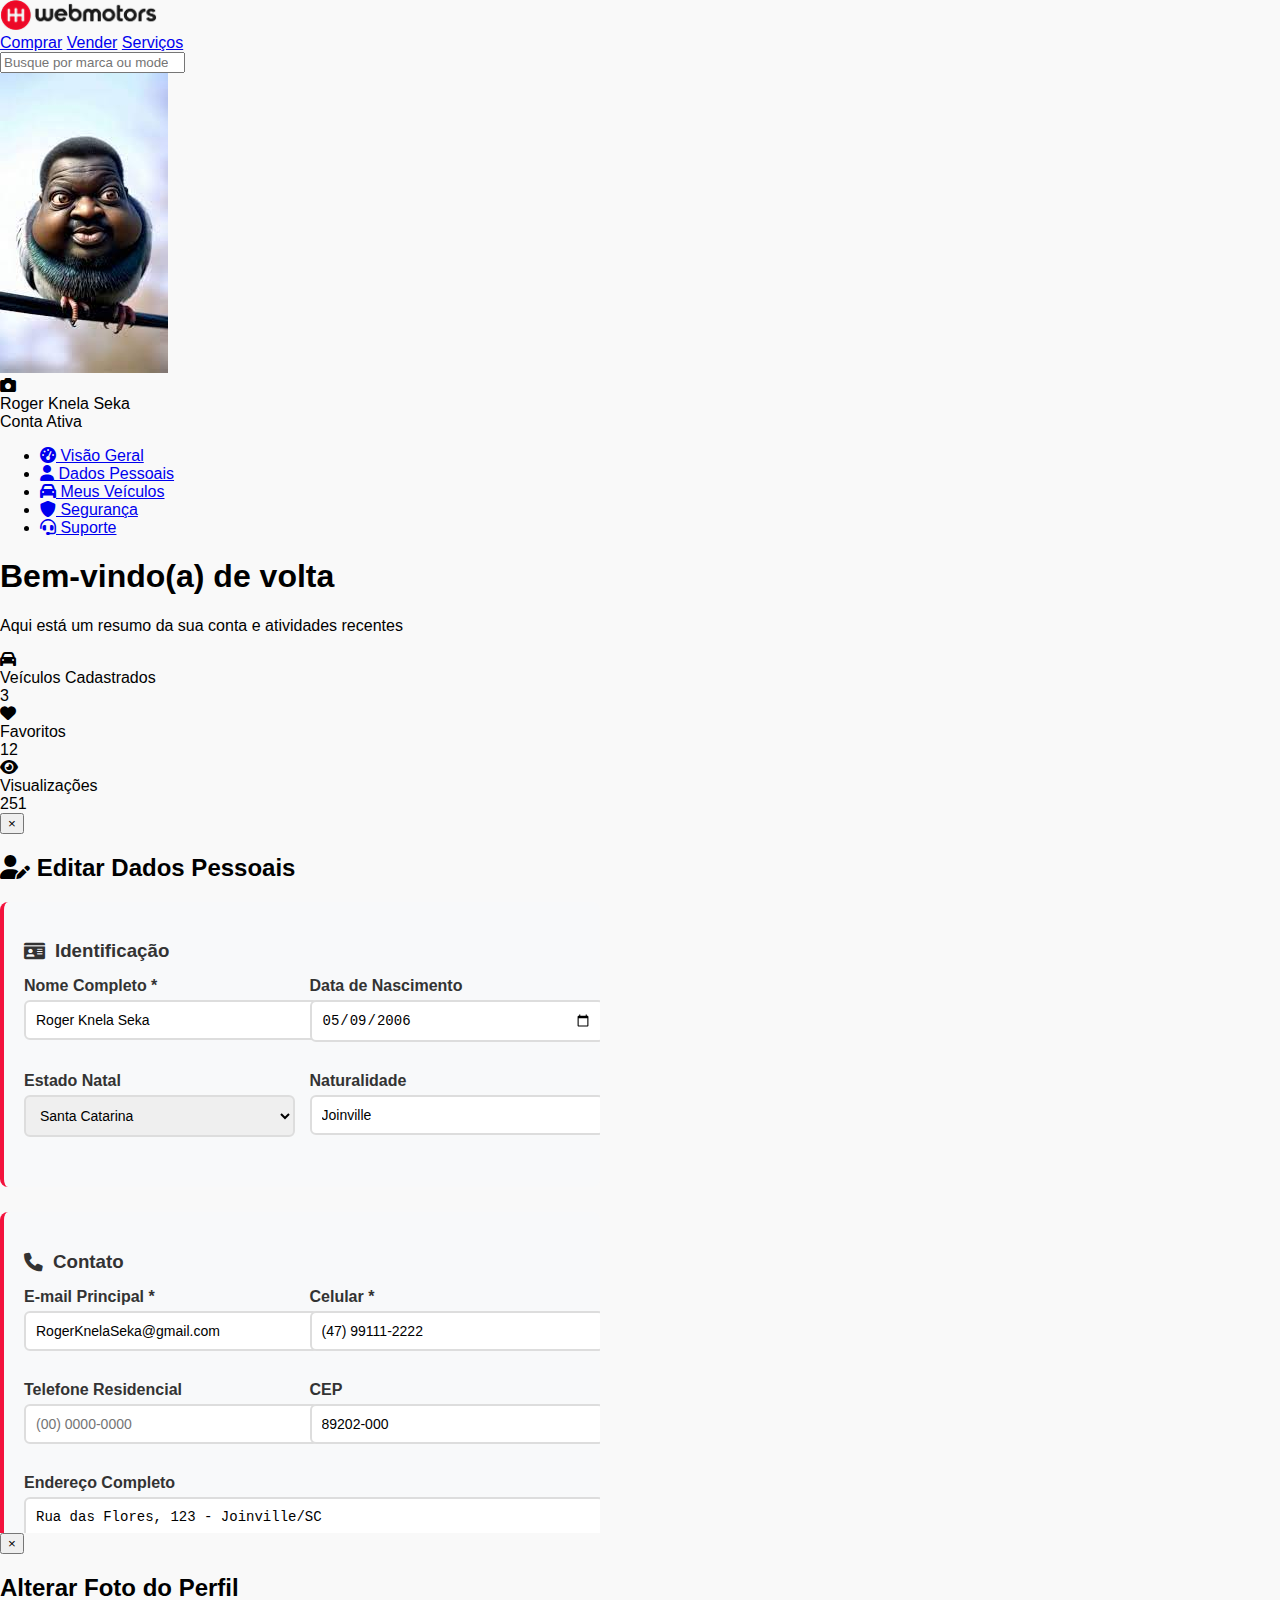
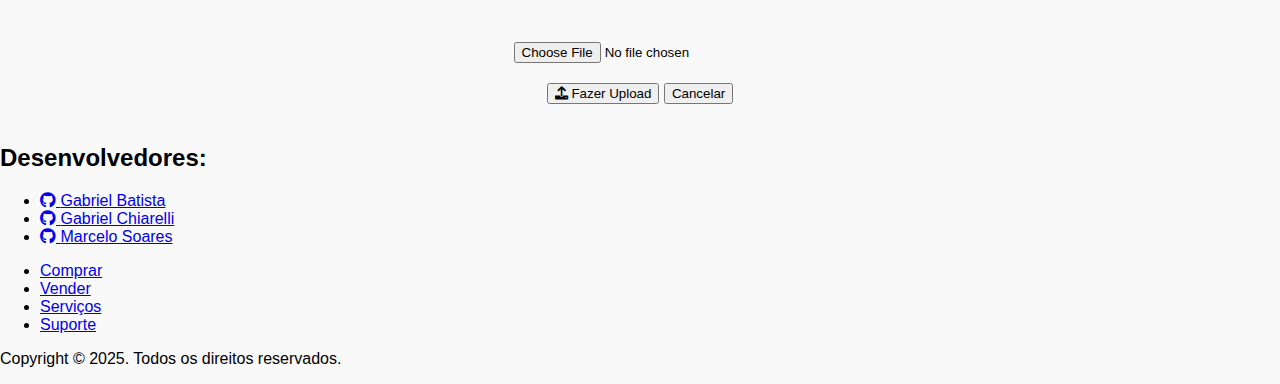
<file: pages/minhaConta.html>
<!DOCTYPE html>
<html lang="pt-BR">
  <head>
    <meta charset="UTF-8" />
    <meta name="viewport" content="width=device-width, initial-scale=1.0" />
    <meta name="theme-color" content="#f3123c" />
    <meta
      name="description"
      content="Webmotors - Compre e venda carros e motos com facilidade"
    />
    <title>Minha Conta</title>
    <link rel="stylesheet" href="../src/assets/minhaConta.css" />
    <link
      rel="stylesheet"
      href="https://cdnjs.cloudflare.com/ajax/libs/font-awesome/6.0.0/css/all.min.css"
    />
  </head>
  <body>
    <header>
      <nav>
        <div class="logo">
          <a href="../pages/home.html">
            <img src="../src/assets/img/logoCabecalho.png" alt="Webmotors" />
          </a>
        </div>
        <div class="links-nav">
          <a href="../pages/home.html">Comprar</a>
          <a href="../pages/menuVender.html">Vender</a>
          <a href="../pages/servicos.html">Serviços</a>
        </div>
        <div class="barra-direita">
          <input type="search" placeholder="Busque por marca ou modelo" />
        </div>
      </nav>
    </header>

    <div class="main-container">
      <!-- Sidebar -->
      <aside class="sidebar slide-in-left">
        <div class="profile-section">
          <div class="profile-avatar" onclick="openModal('avatarModal')">
            <img src="../src/assets/img/userProfile.jpg" alt="Foto do usuário" />
            <div class="edit-overlay">
              <i class="fas fa-camera"></i>
            </div>
          </div>
          <div class="profile-name">Roger Knela Seka</div>
          <div class="profile-status">
            <div class="status-dot"></div>
            Conta Ativa
          </div>
        </div>
        <ul class="sidebar-menu">
          <li>
            <a href="#" class="active" onclick="showSection('overview')"
              ><i class="fas fa-tachometer-alt"></i> Visão Geral</a
            >
          </li>
          <li>
            <a href="#" onclick="showSection('personal')"
              ><i class="fas fa-user"></i> Dados Pessoais</a
            >
          </li>
          <li>
            <a href="#" onclick="showSection('vehicles')"
              ><i class="fas fa-car"></i> Meus Veículos</a
            >
          </li>
          <li>
            <a href="#" onclick="showSection('security')"
              ><i class="fas fa-shield-alt"></i> Segurança</a
            >
          </li>
          <li>
            <a href="#" onclick="showSection('support')"
              ><i class="fas fa-headset"></i> Suporte</a
            >
          </li>
        </ul>
      </aside>

      <!-- Conteúdo principal -->
      <main class="content-area fade-in">
        <!-- Seção Overview -->
        <div id="overview-section" class="content-section">
          <div class="content-header">
            <h1 class="content-title">Bem-vindo(a) de volta</h1>
            <p class="content-subtitle">
              Aqui está um resumo da sua conta e atividades recentes
            </p>
          </div>
          <div class="content-body">
            <!-- estatísticas -->
            <div class="info-cards">
              <div class="info-card">
                <div class="info-card-icon">
                  <i class="fas fa-car"></i>
                </div>
                <div class="info-card-title">Veículos Cadastrados</div>
                <div class="info-card-value">3</div>
              </div>
              <div class="info-card">
                <div class="info-card-icon">
                  <i class="fas fa-heart"></i>
                </div>
                <div class="info-card-title">Favoritos</div>
                <div class="info-card-value">12</div>
              </div>
              <div class="info-card">
                <div class="info-card-icon">
                  <i class="fas fa-eye"></i>
                </div>
                <div class="info-card-title">Visualizações</div>
                <div class="info-card-value">247</div>
              </div>
            </div>
          </div>
        </div>

        <!-- Dados Pessoais -->
        <div
          id="personal-section"
          class="content-section"
          style="display: none"
        >
          <div class="content-header">
            <h1 class="content-title">Dados Pessoais</h1>
            <p class="content-subtitle">
              Gerencie suas informações pessoais e de contato
            </p>
          </div>
          <div class="content-body">
            <!-- Identificação -->
            <div class="data-section">
              <h3 class="section-title">
                <i class="fas fa-id-card"></i>
                Identificação
              </h3>
              <div class="data-grid">
                <div class="data-item">
                  <div class="data-label">Nome completo</div>
                  <div class="data-value">Roger Knela Seka</div>
                </div>
                <div class="data-item">
                  <div class="data-label">Data de nascimento</div>
                  <div class="data-value">09/05/2006</div>
                </div>
                <div class="data-item">
                  <div class="data-label">Estado natal</div>
                  <div class="data-value">Santa Catarina</div>
                </div>
                <div class="data-item">
                  <div class="data-label">Naturalidade</div>
                  <div class="data-value">Joinville</div>
                </div>
                <div class="data-item">
                  <div class="data-label">CPF</div>
                  <div class="data-value">***.***.***-**</div>
                </div>
                <div class="data-item">
                  <div class="data-label">RG</div>
                  <div class="data-value">**.***.**-*</div>
                </div>
              </div>
            </div>

            <!-- Contato -->
            <div class="data-section">
              <h3 class="section-title">
                <i class="fas fa-phone"></i>
                Informações de Contato
              </h3>
              <div class="data-grid">
                <div class="data-item">
                  <div class="data-label">E-mail principal</div>
                  <div class="data-value">RogerKnelaSeka@gmail.com</div>
                </div>
                <div class="data-item">
                  <div class="data-label">Celular</div>
                  <div class="data-value">(47) 99111-2222</div>
                </div>
                <div class="data-item">
                  <div class="data-label">Telefone residencial</div>
                  <div class="data-value">Não informado</div>
                </div>
                <div class="data-item">
                  <div class="data-label">Endereço</div>
                  <div class="data-value">
                    Rua das Flores, 123 - Joinville/SC
                  </div>
                </div>
                <div class="data-item">
                  <div class="data-label">CEP</div>
                  <div class="data-value">89202-000</div>
                </div>
              </div>
            </div>

            <div class="action-buttons">
              <button class="btn btn-primary" onclick="openModal('editModal')">
                <i class="fas fa-edit"></i>
                Editar Informações
              </button>
              <button
                class="btn btn-secondary"
                onclick="showToast('Dados exportados com sucesso!')"
              >
                <i class="fas fa-download"></i>
                Exportar Dados
              </button>
            </div>
          </div>
        </div>

        <div
          id="vehicles-section"
          class="content-section"
          style="display: none"
        >
          <div class="content-header">
            <h1 class="content-title">Meus Veículos</h1>
            <p class="content-subtitle">Gerencie seus anúncios de veículos</p>
          </div>
          <div class="content-body">
            <p>Você ainda não possui nenhum veiculo comprado!</p>
          </div>
        </div>

        <div
          id="security-section"
          class="content-section"
          style="display: none"
        >
          <div class="content-header">
            <h1 class="content-title">Segurança</h1>
            <p class="content-subtitle">Configurações de segurança da conta</p>
          </div>
          <div class="content-body">
            <p>Seção em desenvolvimento...</p>
          </div>
        </div>

        <div id="support-section" class="content-section" style="display: none">
          <div class="content-header">
            <h1 class="content-title">Suporte</h1>
            <p class="content-subtitle">Central de ajuda e contato</p>
          </div>
          <div class="content-body">
            <p>Carregando...</p>
          </div>
        </div>
      </main>
    </div>

    <div id="editModal" class="modal">
      <div class="modal-content">
        <button class="modal-close" onclick="closeModal('editModal')">
          &times;
        </button>
        <h2>Editar Informações Pessoais</h2>
        <form id="editForm">
          <div class="form-group">
            <label>Nome completo</label>
            <input type="text" value="Roger Knela Seka" />
          </div>
          <div class="form-group">
            <label>E-mail</label>
            <input type="email" value="RogerKnelaSeka@gmail.com" />
          </div>
          <div class="form-group">
            <label>Celular</label>
            <input type="tel" value="(47) 99111-2222" />
          </div>
          <div class="action-buttons">
            <button type="submit" class="btn btn-primary">
              <i class="fas fa-save"></i>
              Salvar Alterações
            </button>
            <button
              type="button"
              class="btn btn-secondary"
              onclick="closeModal('editModal')"
            >
              Cancelar
            </button>
          </div>
        </form>
      </div>
    </div>

    <div id="avatarModal" class="modal">
      <div class="modal-content">
        <button class="modal-close" onclick="closeModal('avatarModal')">
          &times;
        </button>
        <h2>Alterar Foto do Perfil</h2>
        <div style="text-align: center; padding: 20px">
          <input type="file" accept="image/*" style="margin-bottom: 20px" />
          <div class="action-buttons" style="justify-content: center">
            <button class="btn btn-primary">
              <i class="fas fa-upload"></i>
              Fazer Upload
            </button>
            <button
              class="btn btn-secondary"
              onclick="closeModal('avatarModal')"
            >
              Cancelar
            </button>
          </div>
        </div>
      </div>
    </div>

    <footer class="footer-space">
      <div class="footer-main-container">
        <div class="footer-container">
          <div class="devs">
            <h2>Desenvolvedores:</h2>
            <ul>
              <li>
                <a href="https://github.com/GabrielGVCB">
                  <i class="fab fa-github"></i>
                  <span>Gabriel Batista</span>
                </a>
              </li>
              <li>
                <a href="https://github.com/CSouzaCatolica">
                  <i class="fab fa-github"></i>
                  <span>Gabriel Chiarelli</span>
                </a>
              </li>
              <li>
                <a href="https://github.com/MarceloSFH7">
                  <i class="fab fa-github"></i>
                  <span>Marcelo Soares</span>
                </a>
              </li>
            </ul>
          </div>
          <div class="footer-box">
            <ul>
              <li><a href="#">Comprar</a></li>
              <li><a href="menuVender.html">Vender</a></li>
              <li><a href="servicos.html">Serviços</a></li>
              <li><a href="suporte.html">Suporte</a></li>
            </ul>
          </div>
        </div>
        <div class="w-100">
          <p>Copyright © 2025. Todos os direitos reservados.</p>
        </div>
      </div>
    </footer>
  </body>
  <script src="../src/assets/script.js"></script>
  <script src="../src/assets/minhaConta.js"></script>
</html>
</file>
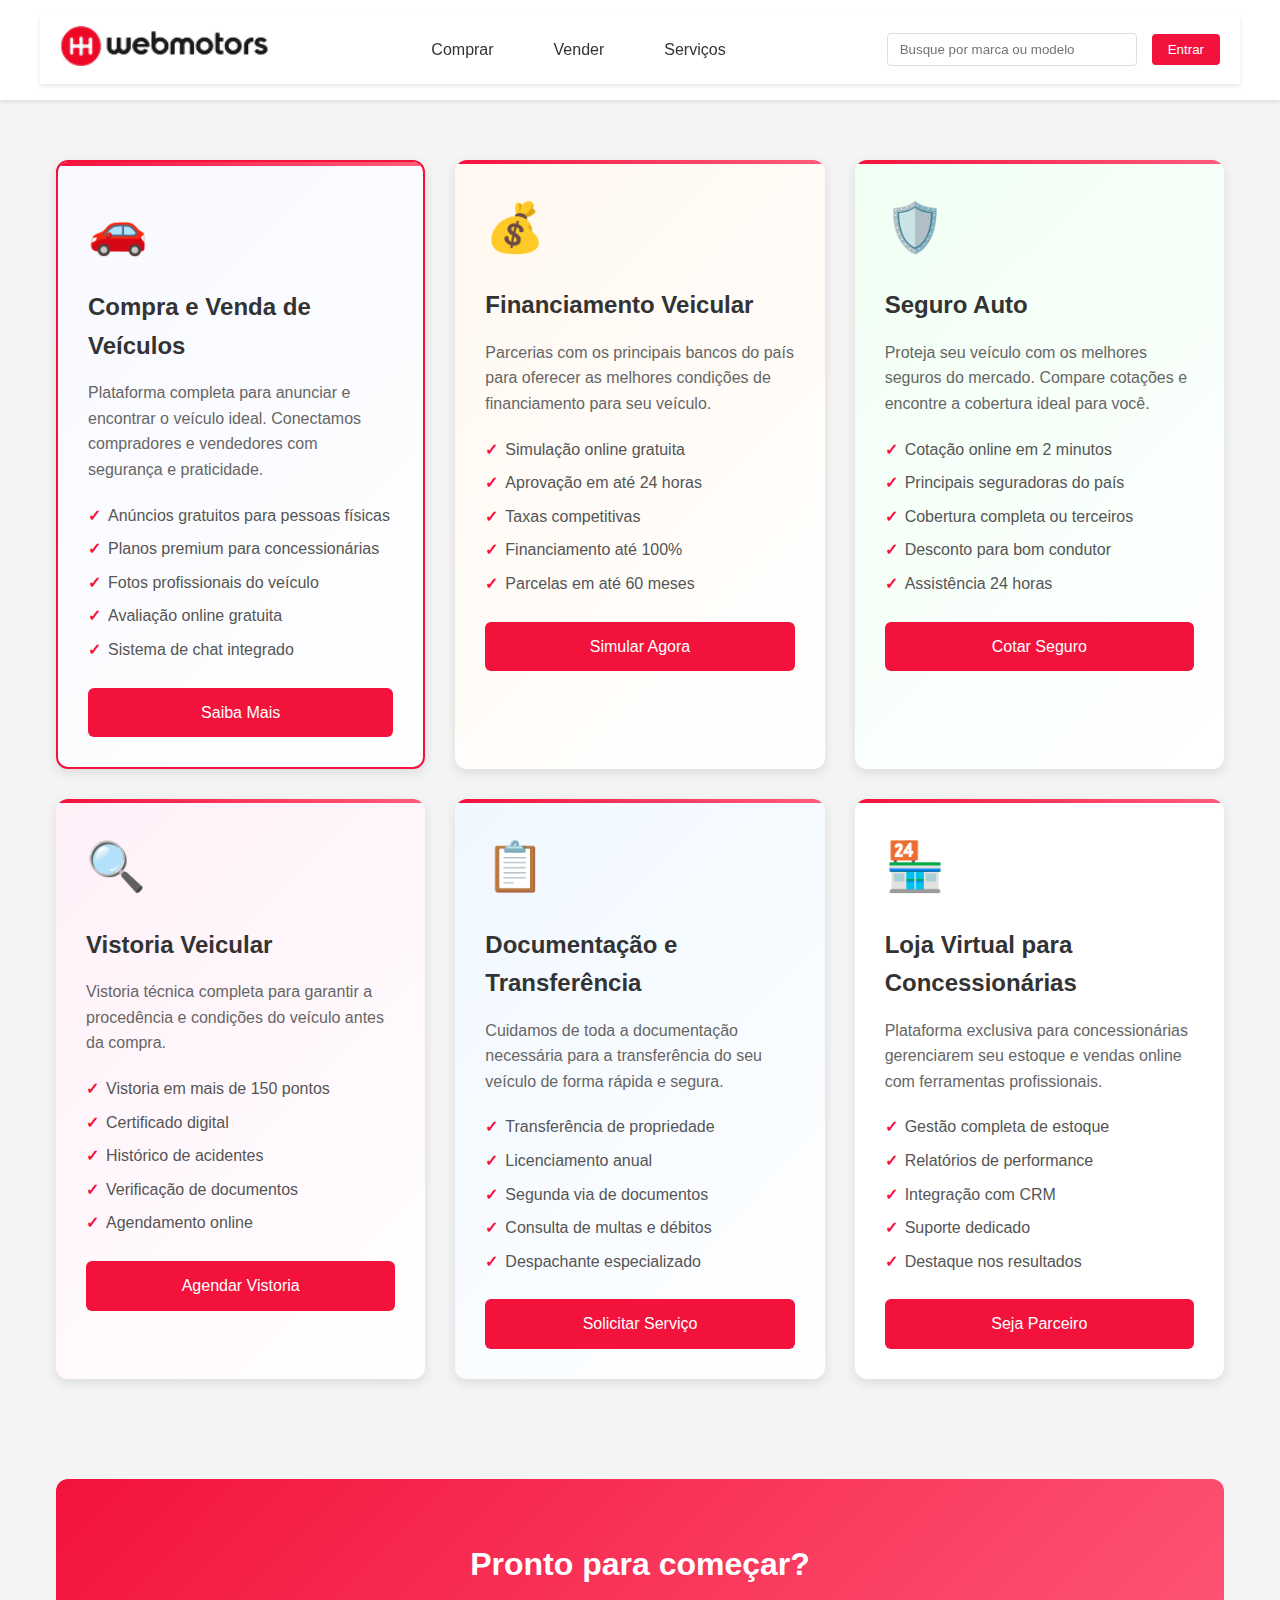
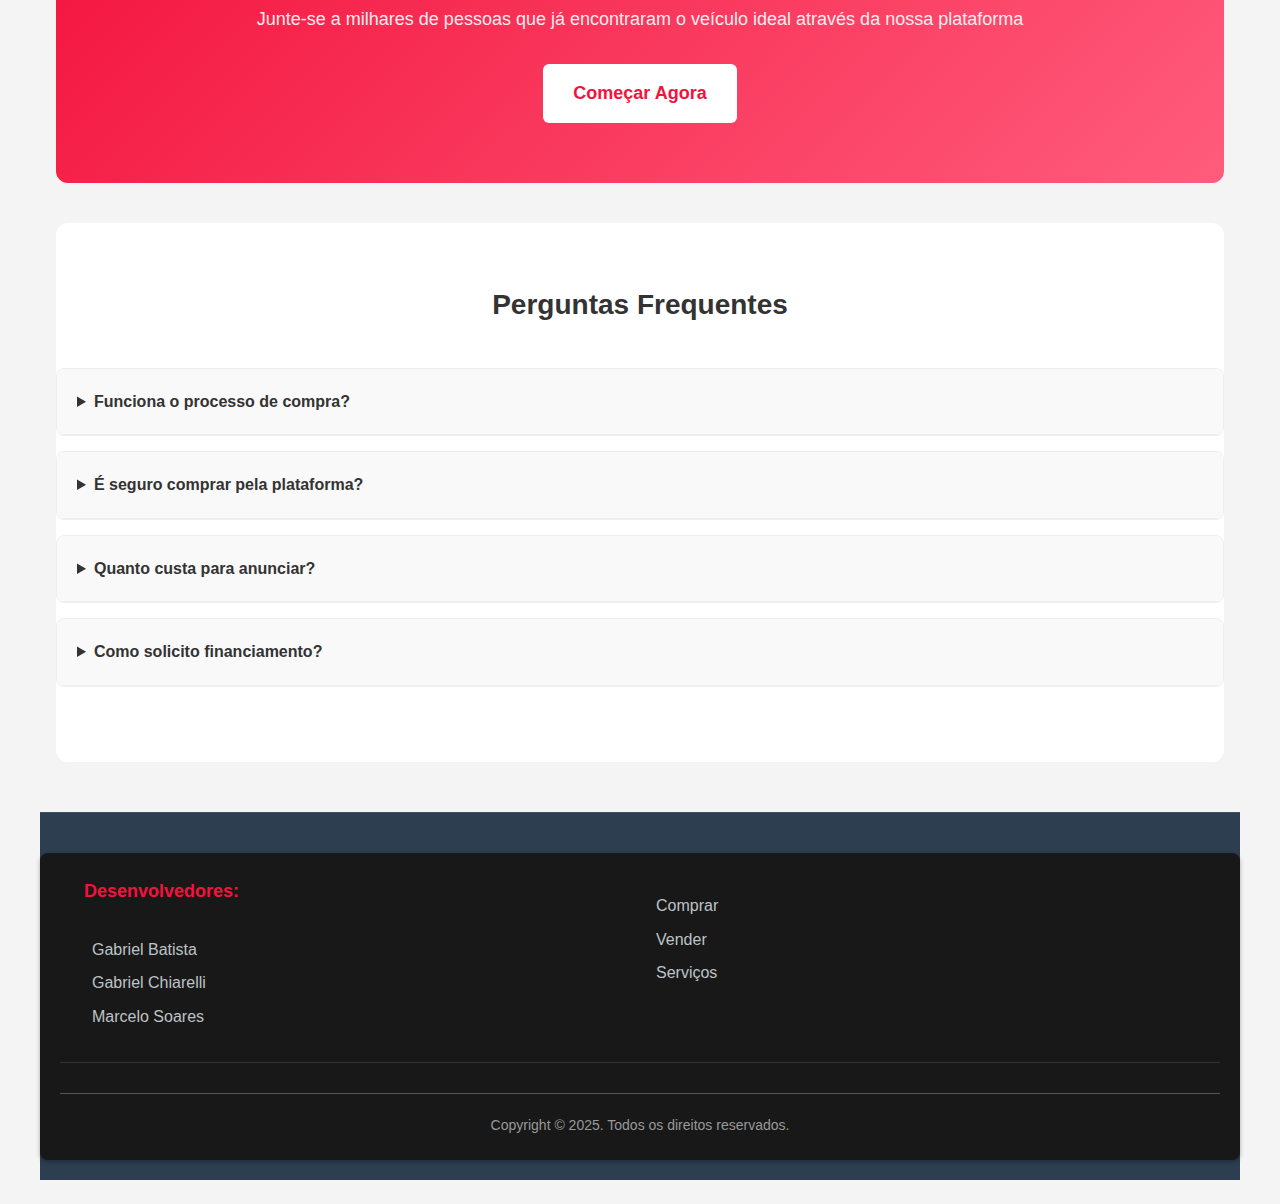
<file: pages/servicos.html>
<!DOCTYPE html>
<html lang="pt-BR">
  <head>
    <meta charset="UTF-8" />
    <meta name="viewport" content="width=device-width, initial-scale=1.0" />
    <title>Serviços - Webmotors</title>
    <link rel="stylesheet" href="../src/assets/style.css" />
        <link rel="stylesheet" href="../src/assets/servicos.css" />

  </head>
  <body>
    <header>
      <!-- navbar conforme site original e funcional -->
      <nav>
        <div class="logo">
          <a href="home.html">
            <img src="../src/assets/img/logoCabecalho.png" alt="Webmotors" />
          </a>
        </div>
        <div class="links-nav">
          <a href="../pages/home.html">Comprar</a>
          <a href="../pages/menuVender.html">Vender</a>
          <a href="../pages/servicos.html">Serviços</a>
        </div>
        <div class="barra-direita">
          <input type="search" placeholder="Busque por marca ou modelo" />

                <button class="botao-login"><a href="../pages/minhaConta.html">Entrar</a></button>
                </div>
      </nav>
    </header>

    <div class="container">
      <div class="services-grid">
        <div class="service-card" id="compra-venda">
          <div class="service-icon">🚗</div>
          <h3>Compra e Venda de Veículos</h3>
          <p>
            Plataforma completa para anunciar e encontrar o veículo ideal.
            Conectamos compradores e vendedores com segurança e praticidade.
          </p>
          <ul class="service-features">
            <li>Anúncios gratuitos para pessoas físicas</li>
            <li>Planos premium para concessionárias</li>
            <li>Fotos profissionais do veículo</li>
            <li>Avaliação online gratuita</li>
            <li>Sistema de chat integrado</li>
          </ul>
          <a href="#" class="service-btn">Saiba Mais</a>
        </div>

        <div class="service-card" id="financiamento">
          <div class="service-icon">💰</div>
          <h3>Financiamento Veicular</h3>
          <p>
            Parcerias com os principais bancos do país para oferecer as melhores
            condições de financiamento para seu veículo.
          </p>
          <ul class="service-features">
            <li>Simulação online gratuita</li>
            <li>Aprovação em até 24 horas</li>
            <li>Taxas competitivas</li>
            <li>Financiamento até 100%</li>
            <li>Parcelas em até 60 meses</li>
          </ul>
          <a href="#" class="service-btn">Simular Agora</a>
        </div>

        <div class="service-card" id="seguro">
          <div class="service-icon">🛡️</div>
          <h3>Seguro Auto</h3>
          <p>
            Proteja seu veículo com os melhores seguros do mercado. Compare
            cotações e encontre a cobertura ideal para você.
          </p>
          <ul class="service-features">
            <li>Cotação online em 2 minutos</li>
            <li>Principais seguradoras do país</li>
            <li>Cobertura completa ou terceiros</li>
            <li>Desconto para bom condutor</li>
            <li>Assistência 24 horas</li>
          </ul>
          <a href="#" class="service-btn">Cotar Seguro</a>
        </div>

        <div class="service-card" id="vistoria">
          <div class="service-icon">🔍</div>
          <h3>Vistoria Veicular</h3>
          <p>
            Vistoria técnica completa para garantir a procedência e condições do
            veículo antes da compra.
          </p>
          <ul class="service-features">
            <li>Vistoria em mais de 150 pontos</li>
            <li>Certificado digital</li>
            <li>Histórico de acidentes</li>
            <li>Verificação de documentos</li>
            <li>Agendamento online</li>
          </ul>
          <a href="#" class="service-btn">Agendar Vistoria</a>
        </div>

        <div class="service-card" id="documentacao">
          <div class="service-icon">📋</div>
          <h3>Documentação e Transferência</h3>
          <p>
            Cuidamos de toda a documentação necessária para a transferência do
            seu veículo de forma rápida e segura.
          </p>
          <ul class="service-features">
            <li>Transferência de propriedade</li>
            <li>Licenciamento anual</li>
            <li>Segunda via de documentos</li>
            <li>Consulta de multas e débitos</li>
            <li>Despachante especializado</li>
          </ul>
          <a href="#" class="service-btn">Solicitar Serviço</a>
        </div>

        <div class="service-card">
          <div class="service-icon">🏪</div>
          <h3>Loja Virtual para Concessionárias</h3>
          <p>
            Plataforma exclusiva para concessionárias gerenciarem seu estoque e
            vendas online com ferramentas profissionais.
          </p>
          <ul class="service-features">
            <li>Gestão completa de estoque</li>
            <li>Relatórios de performance</li>
            <li>Integração com CRM</li>
            <li>Suporte dedicado</li>
            <li>Destaque nos resultados</li>
          </ul>
          <a href="#" class="service-btn">Seja Parceiro</a>
        </div>
      </div>

      <div class="cta-section">
        <div class="container">
          <h2>Pronto para começar?</h2>
          <p>
            Junte-se a milhares de pessoas que já encontraram o veículo ideal
            através da nossa plataforma
          </p>
          <a href="#" class="cta-btn">Começar Agora</a>
        </div>
      </div>

      <div class="faq-section">
        <h2>Perguntas Frequentes</h2>
        <div class="faq-item">
          <details>
            <summary class="faq-question">
              Funciona o processo de compra?
            </summary>
            <p class="faq-answer">
              O processo é simples: encontre o veículo desejado, entre em
              contato com o vendedor, agende uma visita, negocie o preço e
              finalize a compra com nossa ajuda na documentação.
            </p>
          </details>
        </div>
        <div class="faq-item">
          <details>
            <summary class="faq-question">
              É seguro comprar pela plataforma?
            </summary>
            <p class="faq-answer">
              Sim! Todos os anúncios passam por verificação, oferecemos vistoria
              técnica e cuidamos de toda a documentação para garantir uma
              transação segura.
            </p>
          </details>
        </div>
        <div class="faq-item">
          <details>
            <summary class="faq-question">Quanto custa para anunciar?</summary>
            <p class="faq-answer">
              Para pessoas físicas, o anúncio básico é gratuito. Oferecemos
              planos premium com recursos adicionais para quem deseja mais
              destaque.
            </p>
          </details>
        </div>
        <div class="faq-item">
          <details>
            <summary class="faq-question">Como solicito financiamento?</summary>
            <p class="faq-answer">
              Você pode fazer a simulação diretamente no site, enviando seus
              dados básicos. Em até 24 horas você recebe uma resposta sobre a
              aprovação.
            </p>
          </details>
        </div>
      </div>
    </div>

    <!--footer contendo todas informações dos alunos para identificação do projeto e também melhor legibilidade do site-->
    <footer class="footer-space">
      <div class="footer-main-container">
        <div class="footer-container">
          <div class="devs">
            <h2>Desenvolvedores:</h2>
            <ul>
              <li>
                <a href="https://github.com/GabrielGVCB">
                  <i class="fa-brands fa-github"></i>
                  <span>Gabriel Batista</span></a
                >
              </li>
              <li>
                <a href="https://github.com/CSouzaCatolica">
                  <i class="fa-brands fa-github"></i>
                  <span>Gabriel Chiarelli</span></a
                >
              </li>
              <li>
                <a href="https://github.com/MarceloSFH7">
                  <i class="fa-brands fa-github"></i>
                  <span>Marcelo Soares</span></a
                >
              </li>
            </ul>
          </div>
          <div class="footer-box w-50">
            <ul>
              <li><a href="#">Comprar</a></li>
              <li><a href="./menuVender.html">Vender</a></li>
              <li><a href="./servicos.html">Serviços</a></li>
            </ul>
          </div>
        </div>
        <div class="footer-box w-100">
          <p>Copyright © 2025. Todos os direitos reservados.</p>
        </div>
      </div>
    </footer>
  </body>
</html>
</file>
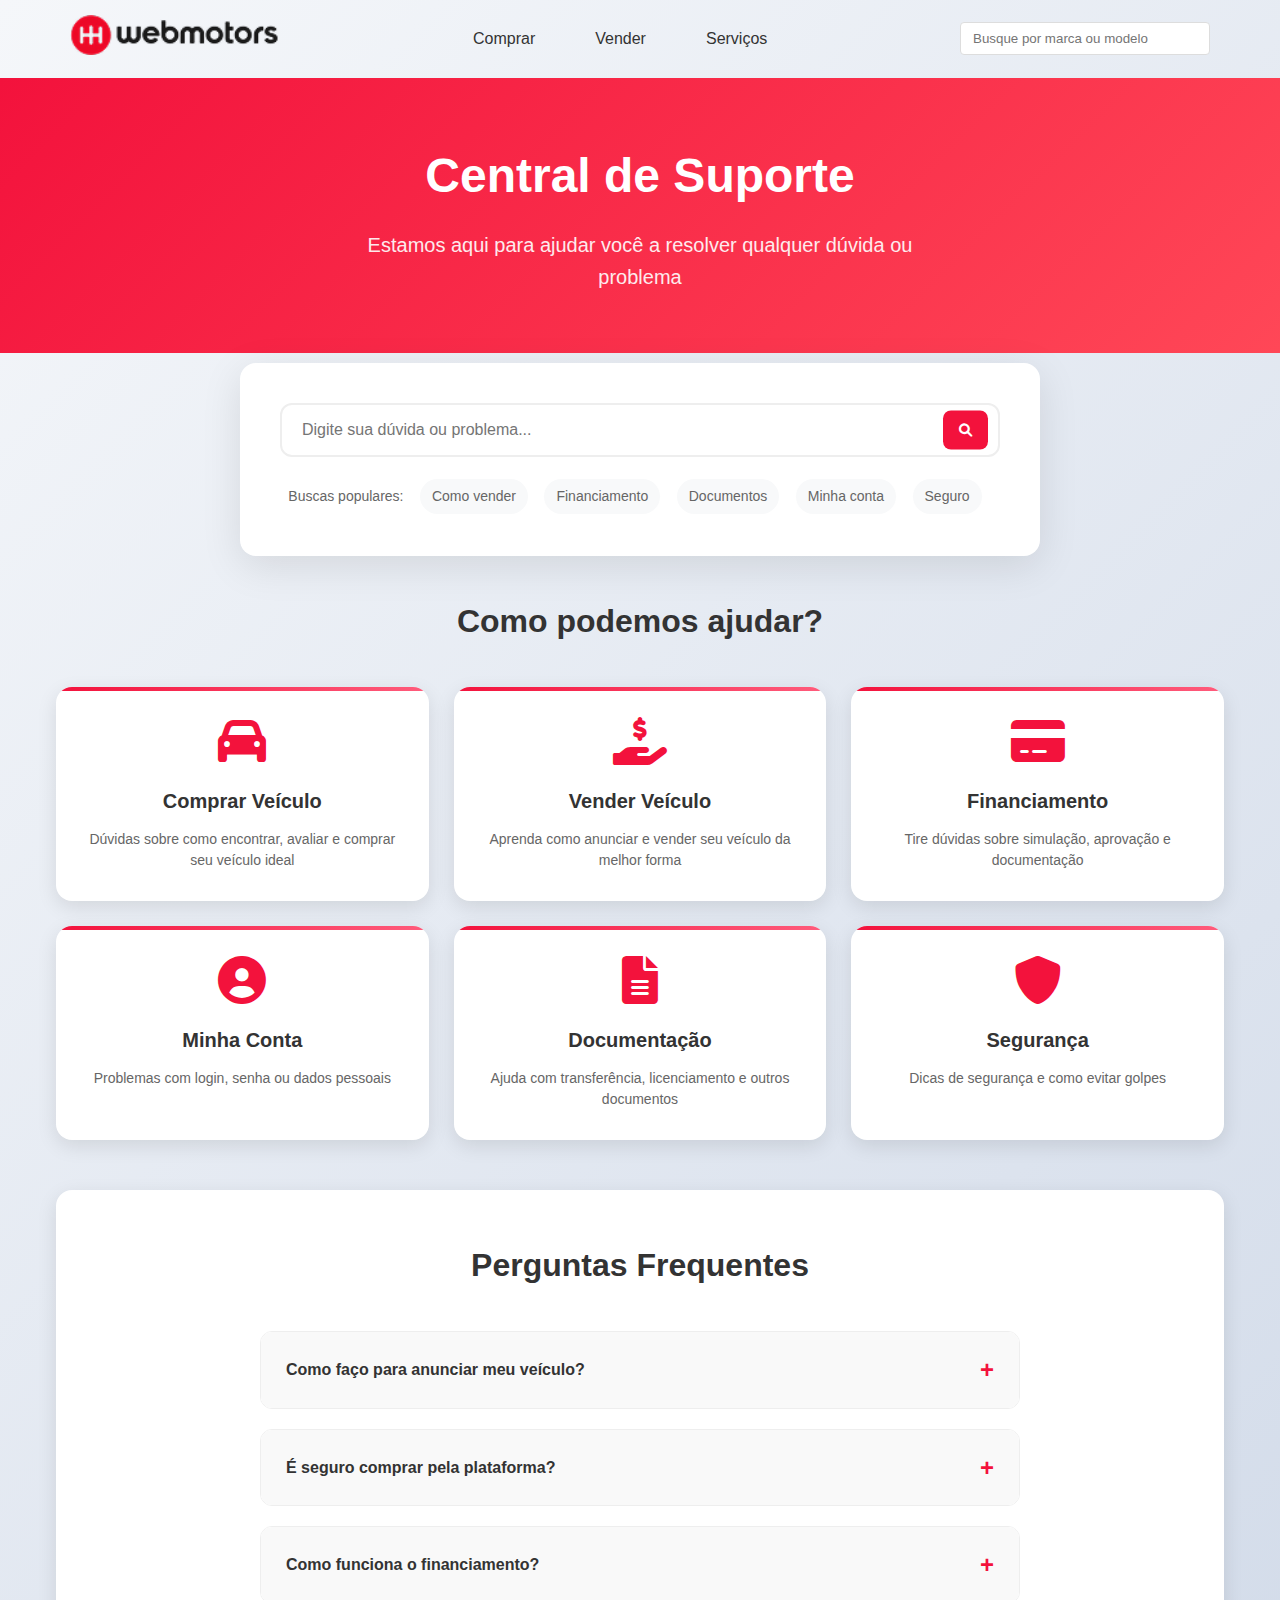
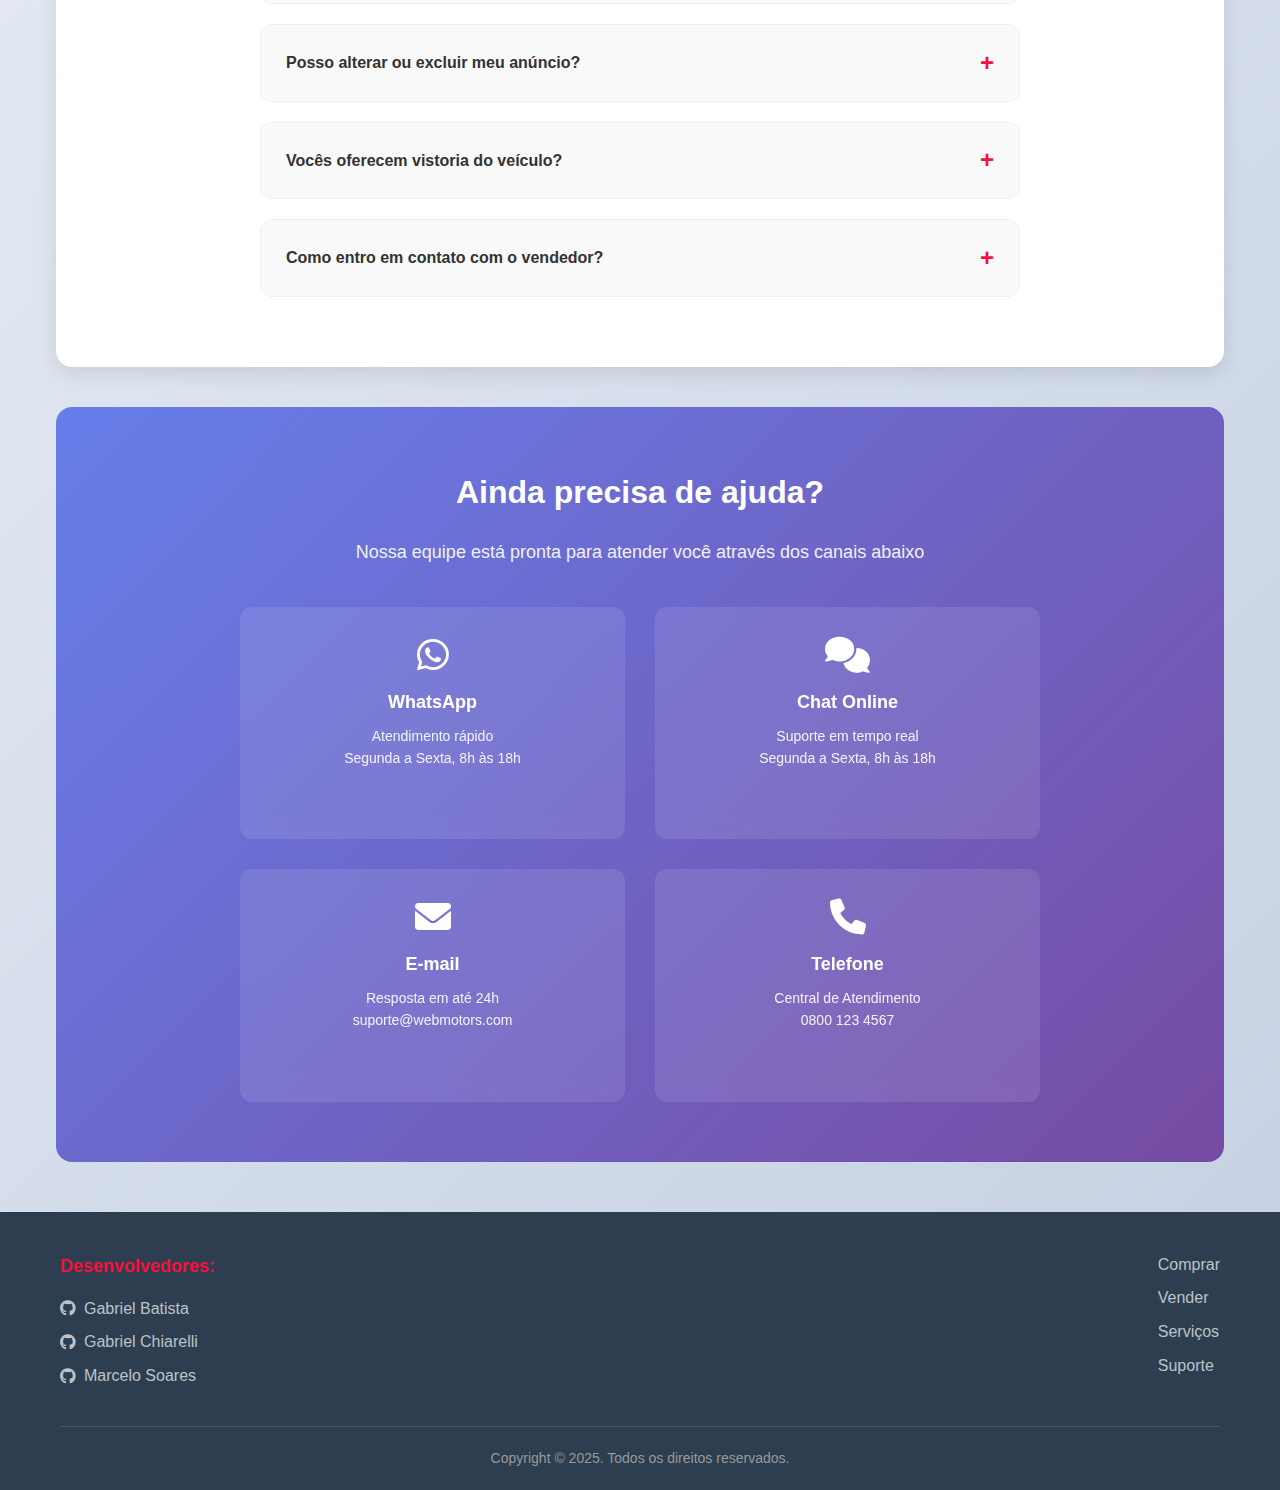
<file: pages/suporte.html>
<!DOCTYPE html>
<html lang="pt-BR">
  <head>
    <meta charset="UTF-8" />
    <meta name="viewport" content="width=device-width, initial-scale=1.0" />
    <meta name="theme-color" content="#f3123c">
    <meta name="description" content="Central de Suporte Webmotors - Tire suas dúvidas e encontre ajuda">
    <title>Suporte - Webmotors</title>
    <link rel="stylesheet" href="https://cdnjs.cloudflare.com/ajax/libs/font-awesome/6.0.0/css/all.min.css" />
    <link rel="stylesheet" href="../src/assets/suporte.css">
  </head>
  <body>
    <!-- Header -->
    <header>
      <!-- navbar conforme site original e funcional -->
      <nav>
        <div class="logo">
          <a href="../pages/home.html">
            <img src="../src/assets/img/logoCabecalho.png" alt="Webmotors" />
          </a>
        </div>
        <div class="links-nav">
          <a href="../pages/home.html">Comprar</a>
          <a href="../pages/menuVender.html">Vender</a>
          <a href="../pages/servicos.html">Serviços</a>
        </div>
        <div class="barra-direita">
          <input type="search" placeholder="Busque por marca ou modelo" />
        </div>
      </nav>
    </header>

    <section class="support-hero">
      <div class="container">
        <h1>Central de Suporte</h1>
        <p>Estamos aqui para ajudar você a resolver qualquer dúvida ou problema</p>
      </div>
    </section>

    <div class="container">
      <div class="support-search">
        <div class="search-box">
          <input type="text" placeholder="Digite sua dúvida ou problema..." id="searchInput">
          <button type="button" onclick="searchHelp()">
            <i class="fas fa-search"></i>
          </button>
        </div>
        <div class="popular-searches">
          <span>Buscas populares:</span>
          <span class="popular-tag" onclick="setSearch('como vender')">Como vender</span>
          <span class="popular-tag" onclick="setSearch('financiamento')">Financiamento</span>
          <span class="popular-tag" onclick="setSearch('documentos')">Documentos</span>
          <span class="popular-tag" onclick="setSearch('conta')">Minha conta</span>
          <span class="popular-tag" onclick="setSearch('seguro')">Seguro</span>
        </div>
      </div>

      <section class="quick-help">
        <h2 class="section-title">Como podemos ajudar?</h2>
        <div class="help-categories">
          <div class="help-card" onclick="showToast('Seção de Compra em desenvolvimento')">
            <i class="fas fa-car help-icon"></i>
            <h3>Comprar Veículo</h3>
            <p>Dúvidas sobre como encontrar, avaliar e comprar seu veículo ideal</p>
          </div>
          
          <div class="help-card" onclick="showToast('Seção de Venda em desenvolvimento')">
            <i class="fas fa-hand-holding-usd help-icon"></i>
            <h3>Vender Veículo</h3>
            <p>Aprenda como anunciar e vender seu veículo da melhor forma</p>
          </div>
          
          <div class="help-card" onclick="showToast('Seção de Financiamento em desenvolvimento')">
            <i class="fas fa-credit-card help-icon"></i>
            <h3>Financiamento</h3>
            <p>Tire dúvidas sobre simulação, aprovação e documentação</p>
          </div>
          
          <div class="help-card" onclick="showToast('Seção de Conta em desenvolvimento')">
            <i class="fas fa-user-circle help-icon"></i>
            <h3>Minha Conta</h3>
            <p>Problemas com login, senha ou dados pessoais</p>
          </div>
          
          <div class="help-card" onclick="showToast('Seção de Documentos em desenvolvimento')">
            <i class="fas fa-file-alt help-icon"></i>
            <h3>Documentação</h3>
            <p>Ajuda com transferência, licenciamento e outros documentos</p>
          </div>
          
          <div class="help-card" onclick="showToast('Seção de Segurança em desenvolvimento')">
            <i class="fas fa-shield-alt help-icon"></i>
            <h3>Segurança</h3>
            <p>Dicas de segurança e como evitar golpes</p>
          </div>
        </div>
      </section>

      <section class="faq-section">
        <div class="faq-container">
          <h2 class="section-title">Perguntas Frequentes</h2>
          
          <div class="faq-item">
            <details>
              <summary>Como faço para anunciar meu veículo?</summary>
              <div class="faq-answer">
                Para anunciar seu veículo, acesse a seção "Vender", clique em "Anunciar Grátis", preencha todas as informações do seu veículo, adicione fotos de qualidade e publique. O anúncio básico é gratuito para pessoas físicas.
              </div>
            </details>
          </div>

          <div class="faq-item">
            <details>
              <summary>É seguro comprar pela plataforma?</summary>
              <div class="faq-answer">
                Sim! Todos os anúncios passam por verificação. Recomendamos sempre verificar a documentação, fazer vistoria técnica e, se possível, acompanhar a transferência. Oferecemos serviços de vistoria e documentação para maior segurança.
              </div>
            </details>
          </div>

          <div class="faq-item">
            <details>
              <summary>Como funciona o financiamento?</summary>
              <div class="faq-answer">
                Temos parcerias com os principais bancos. Você pode fazer uma simulação online gratuita, enviando seus dados básicos. A aprovação acontece em até 24 horas, com possibilidade de financiamento até 100% do valor em até 60 parcelas.
              </div>
            </details>
          </div>

          <div class="faq-item">
            <details>
              <summary>Posso alterar ou excluir meu anúncio?</summary>
              <div class="faq-answer">
                Sim! Acesse "Minha Conta", vá em "Meus Anúncios" e você poderá editar informações, adicionar/remover fotos, alterar preço ou excluir o anúncio completamente a qualquer momento.
              </div>
            </details>
          </div>

          <div class="faq-item">
            <details>
              <summary>Vocês oferecem vistoria do veículo?</summary>
              <div class="faq-answer">
                Sim! Oferecemos vistoria técnica completa em mais de 150 pontos, com certificado digital, histórico de acidentes e verificação de documentos. Você pode agendar online e receber o laudo em poucos dias.
              </div>
            </details>
          </div>

          <div class="faq-item">
            <details>
              <summary>Como entro em contato com o vendedor?</summary>
              <div class="faq-answer">
                No anúncio do veículo, você encontrará as opções de contato: telefone, WhatsApp e chat interno. Recomendamos usar nosso chat interno para maior segurança e histórico das conversas.
              </div>
            </details>
          </div>
        </div>
      </section>

      <section class="contact-section">
        <div class="container">
          <h2>Ainda precisa de ajuda?</h2>
          <p>Nossa equipe está pronta para atender você através dos canais abaixo</p>
          
          <div class="contact-methods">
            <div class="contact-card" onclick="showToast('Redirecionando para WhatsApp...')">
              <i class="fab fa-whatsapp"></i>
              <h4>WhatsApp</h4>
              <p>Atendimento rápido<br>Segunda a Sexta, 8h às 18h</p>
            </div>
            
            <div class="contact-card" onclick="showToast('Abrindo chat online...')">
              <i class="fas fa-comments"></i>
              <h4>Chat Online</h4>
              <p>Suporte em tempo real<br>Segunda a Sexta, 8h às 18h</p>
            </div>
            
            <div class="contact-card" onclick="showToast('Abrindo formulário de e-mail...')">
              <i class="fas fa-envelope"></i>
              <h4>E-mail</h4>
              <p>Resposta em até 24h<br>suporte@webmotors.com</p>
            </div>
            
            <div class="contact-card" onclick="showToast('Função de telefone não disponível')">
              <i class="fas fa-phone"></i>
              <h4>Telefone</h4>
              <p>Central de Atendimento<br>0800 123 4567</p>
            </div>
          </div>
        </div>
      </section>
    </div>

    <!-- Footer -->
    <footer class="footer-space">
      <div class="footer-main-container">
        <div class="footer-container">
          <div class="devs">
            <h2>Desenvolvedores:</h2>
            <ul>
              <li>
                <a href="https://github.com/GabrielGVCB">
                  <i class="fab fa-github"></i>
                  <span>Gabriel Batista</span>
                </a>
              </li>
              <li>
                <a href="https://github.com/CSouzaCatolica">
                  <i class="fab fa-github"></i>
                  <span>Gabriel Chiarelli</span>
                </a>
              </li>
              <li>
                <a href="https://github.com/MarceloSFH7">
                  <i class="fab fa-github"></i>
                  <span>Marcelo Soares</span>
                </a>
              </li>
            </ul>
          </div>
          <div class="footer-box">
            <ul>
              <li><a href="#">Comprar</a></li>
              <li><a href="menuVender.html">Vender</a></li>
              <li><a href="servicos.html">Serviços</a></li>
              <li><a href="suporte.html">Suporte</a></li>
            </ul>
          </div>
        </div>
        <div class="w-100">
          <p>Copyright © 2025. Todos os direitos reservados.</p>
        </div>
      </div>
    </footer>

    <div id="toast" style="position: fixed; top: 20px; right: 20px; background: white; padding: 15px 20px; border-radius: 8px; box-shadow: 0 4px 16px rgba(0, 0, 0, 0.1); border-left: 4px solid #f3123c; z-index: 10000; transform: translateX(400px); transition: transform 0.3s ease; font-weight: 500;">
      <span id="toastMessage"></span>
    </div>

    <script script="../src/assets/suporte.js"></script>
  </body>
</html>
</file>
<file: src/assets/minhaConta.css>
body {
  margin: 0;
  font-family: Arial, sans-serif;
  background-color: #f9f9f9;
}

.logo img {
    height: 30px;
}

.site-header .logo {
  font-weight: bold;
}

.site-header .menu a {
  color: white;
  margin-left: 20px;
  text-decoration: none;
}

.site-footer {
  background-color: #8c1d40;
  color: white;
  text-align: center;
  padding: 15px;
  margin-top: 40px;
}

.minha-conta-container {
  padding: 30px;
}

.minha-conta-header {
  display: flex;
  background-color: #f1f1f1;
  padding: 20px;
  border-radius: 8px;
}

.foto-usuario img {
  width: 100px;
  height: 100px;
  border-radius: 50%;
}

.info-usuario {
  margin-left: 20px;
}

.info-usuario h1 {
  margin-top: 0;
  font-size: 1.5em;
}

.status-usuario {
  display: inline-block;
  padding: 6px 14px;
  background-color: #d9f2ee;
  border-radius: 20px;
  font-size: 0.9em;
  margin-top: 10px;
}

.aba.ativa {
  border-bottom: 3px solid #007d8f;
}

.dados-pessoais h2 {
  color: #007d8f;
  margin-top: 25px;
  padding: 20px 0;
}


.contato-info {
  display: flex;
  gap: 20px;
  margin-top: 15px;
}

.contato-info div {
  background: white;
  padding: 12px;
  border-radius: 6px;
  flex: 1;
  box-shadow: 0 0 5px rgba(0, 0, 0, 0.08);
}
</file>
<file: src/assets/style.css>
/* Reset e estilos base */
* {
    margin: 0;
    padding: 0;
    box-sizing: border-box;
}

body {
    font-family: -apple-system, BlinkMacSystemFont, 'Segoe UI', Roboto, Oxygen, Ubuntu, Cantarell, 'Open Sans', 'Helvetica Neue', sans-serif;
    line-height: 1.6;
    background-color: #f4f4f4;
}

a {
    text-decoration: none;
    color: inherit;
}

.w-50 {
    width: 50%;
}

.w-100 {
    width: 100%;
}

/* Header e Navegação */
header {
    background-color: white;
    box-shadow: 0 2px 4px rgba(0,0,0,0.1);
    padding: 16px;
    position: sticky;
    top: 0;
    z-index: 100;
}

nav {
    max-width: 1200px;
    margin: 0 auto;
    display: flex;
    justify-content: space-between;
    align-items: center;
}

.logo img {
    height: 30px;
}

.links-nav {
    display: flex;
    gap: 24px;
}

.links-nav a {
    text-decoration: none;
    color: #333;
    font-weight: 500;
    transition: color 0.2s;
}

.links-nav a:hover {
    color: #f3123c;
}

.barra-direita {
    display: flex;
    align-items: center;
    gap: 16px;
}

.barra-direita input {
    padding: 10px 12px;
    border: 1px solid #ddd;
    border-radius: 4px;
    width: 220px;
    transition: border-color 0.2s;
}

.barra-direita input:focus {
    outline: none;
    border-color: #f3123c;
}

.botao-login {
    background-color: #f3123c;
    color: white;
    border: none;
    padding: 8px 16px;
    border-radius: 4px;
    cursor: pointer;
    font-weight: 500;
    transition: background-color 0.2s;
}

.botao-login:hover {
    background-color: #d10e32;
}

.favoritos {
    background: none;
    border: none;
    font-size: 20px;
    cursor: pointer;
    color: #666;
    transition: color 0.2s;
}

.favoritos:hover {
    color: #f3123c;
}

/* Conteúdo principal */
main {
    max-width: 1200px;
    margin: 32px auto;
    display: flex;
    gap: 32px;
}

/* Filtros */
.filtros {
    width: 250px;
    background: white;
    padding: 20px;
    border-radius: 8px;
    box-shadow: 0 2px 4px rgba(0,0,0,0.1);
    height: fit-content;
}

.filtros h3 {
    margin-bottom: 16px;
    color: #333;
}

.grupo-filtro {
    margin: 16px 0;
    display: flex;
    gap: 8px;
}

.botao-filtro {
    padding: 8px 16px;
    border: 1px solid #ddd;
    border-radius: 4px;
    background: white;
    cursor: pointer;
    transition: all 0.2s;
}

.botao-filtro:hover {
    background: #f9f9f9;
}

.botao-filtro.ativo {
    background: #f3123c;
    color: white;
    border-color: #f3123c;
}

.localizacao {
    margin-top: 24px;
}

.localizacao h4 {
    margin-bottom: 12px;
    color: #333;
}

.barraPesquisaDois {
    padding: 10px 12px;
    border: 1px solid #ddd;
    border-radius: 4px;
    width: 100%;
    transition: border-color 0.2s;
}

.barraPesquisaDois:focus {
    outline: none;
    border-color: #f3123c;
}

/* Grade de veículos */
.grade-veiculos {
    flex: 1;
    display: grid;
    grid-template-columns: repeat(auto-fill, minmax(280px, 1fr));
    gap: 24px;
}

.cartao-veiculo {
    background: white;
    border-radius: 8px;
    overflow: hidden;
    box-shadow: 0 2px 8px rgba(0,0,0,0.1);
    transition: transform 0.2s, box-shadow 0.2s;
}

.cartao-veiculo:hover {
    transform: translateY(-5px);
    box-shadow: 0 5px 15px rgba(0,0,0,0.1);
}

.cartao-veiculo img {
    width: 100%;
    height: 180px;
    object-fit: cover;
}

.info-cartao {
    padding: 16px;
}

.info-cartao h2 {
    font-size: 18px;
    margin-bottom: 8px;
    color: #333;
}

.info-cartao p {
    color: #666;
    font-size: 14px;
    margin-bottom: 8px;
}

.preco {
    font-size: 22px;
    font-weight: bold;
    margin: 16px 0;
    color: #f3123c;
}

.ver-parcelas {
    background: #2E2D37;
    color: white;
    border: none;
    padding: 10px 16px;
    border-radius: 4px;
    height: 50px;
    cursor: pointer;
    width: 100%;
    font-weight: 500;
    transition: background-color 0.2s;
}

.ver-parcelas:hover {
    background: #1a1921;
}

/* Footer */
.footer-space {
    width: 100%;
    max-width: 1200px;
    margin: 64px auto 24px;
    padding-top: 32px;
    display: flex;
    justify-content: space-between;
    align-items: center;
    border-top: rgba(255,255,255,0.1) solid 1px;
}

.footer-main-container {
    width: 100%;
    max-width: 1200px;
    margin: 0 auto;
    display: flex;
    flex-direction: column;
    justify-content: space-between;
    align-items: center;
    box-shadow: 0 2px 4px rgba(0,0,0,0.3);
    background-color: #181818;
    color: white;
    border-radius: 8px;
    overflow: hidden;
}

.footer-container {
    display: flex;
    justify-content: space-between;
    align-items: flex-start;
    width: 100%;
    padding: 24px;
    border-bottom: 1px solid #333;
}

.footer-box {    
    display: flex;
    flex-direction: column;
    justify-content: center;
    padding: 16px;
    color: white;
}

.footer-box p {
    margin-bottom: 8px;
    color: #ccc;
    text-align: center;
    text-justify: center;
}

.devs {
    display: flex;
    flex-direction: column;
    gap: 16px;
    color: white;
}

.devs h2 {
    font-size: 18px;
    margin-bottom: 8px;
    color: white;
}

.devs ul {
    list-style: none;
}

.devs li {
    margin-bottom: 8px;
}

.devs a {
    text-decoration: none;
    color: white;
    transition: color 0.2s;
}

.devs a:hover {
    color: #ccc;
    text-decoration: underline;
}
</file>
<file: src/assets/servicos.css>
/* Reset e estilos base */
* {
  margin: 0;
  padding: 0;
  box-sizing: border-box;
}

body {
  font-family: -apple-system, BlinkMacSystemFont, "Segoe UI", Roboto, Oxygen,
    Ubuntu, Cantarell, "Open Sans", "Helvetica Neue", sans-serif;
  line-height: 1.6;
  background-color: #f4f4f4;
  color: #333;
}

a {
  text-decoration: none;
  color: inherit;
}

.container {
  max-width: 1200px;
  margin: 0 auto;
  padding: 0 16px;
}

/* Header e Navigation */
nav {
  display: flex;
  align-items: center;
  justify-content: space-between;
  background-color: white;
  padding: 10px 20px;
  position: relative;
  z-index: 1000;
  box-shadow: 0 2px 4px rgba(0, 0, 0, 0.1);
}

.logo img {
  height: 40px;
}

.links-nav {
  display: flex;
  align-items: center;
  gap: 30px;
}

.links-nav a {
  color: #333;
  font-weight: 500;
  padding: 10px 15px;
  border-radius: 4px;
  transition: background-color 0.2s, color 0.2s;
}

.links-nav a:hover {
  background-color: #f3123c;
  color: white;
}

.barra-direita {
  display: flex;
  align-items: center;
  gap: 15px;
}

.barra-direita input {
  padding: 8px 12px;
  border: 1px solid #ddd;
  border-radius: 4px;
  width: 250px;
}

.botao-login {
  background-color: #f3123c;
  color: white;
  border: none;
  padding: 8px 16px;
  border-radius: 4px;
  cursor: pointer;
  transition: background-color 0.2s;
}

.botao-login:hover {
  background-color: #d10e32;
}

.botao-login a {
  color: white;
}

/* Services Grid */
.services-grid {
  display: grid;
  grid-template-columns: repeat(auto-fit, minmax(350px, 1fr));
  gap: 30px;
  padding: 60px 0;
}

.service-card {
  background-color: white;
  border-radius: 12px;
  padding: 30px;
  box-shadow: 0 4px 12px rgba(0, 0, 0, 0.1);
  transition: transform 0.3s, box-shadow 0.3s;
  position: relative;
  overflow: hidden;
}

.service-card:hover {
  transform: translateY(-5px);
  box-shadow: 0 8px 25px rgba(0, 0, 0, 0.15);
}

.service-card::before {
  content: '';
  position: absolute;
  top: 0;
  left: 0;
  right: 0;
  height: 4px;
  background: linear-gradient(135deg, #f3123c, #ff5c7c);
}

.service-icon {
  font-size: 48px;
  margin-bottom: 20px;
  display: block;
}

.service-card h3 {
  font-size: 24px;
  margin-bottom: 15px;
  color: #333;
}

.service-card p {
  color: #666;
  margin-bottom: 20px;
  line-height: 1.6;
}

.service-features {
  list-style: none;
  margin-bottom: 25px;
}

.service-features li {
  color: #555;
  margin-bottom: 8px;
  position: relative;
  padding-left: 20px;
}

.service-features li::before {
  content: '✓';
  position: absolute;
  left: 0;
  color: #f3123c;
  font-weight: bold;
}

.service-btn {
  background-color: #f3123c;
  color: white;
  border: none;
  padding: 12px 24px;
  border-radius: 6px;
  font-size: 16px;
  font-weight: 500;
  cursor: pointer;
  display: inline-block;
  transition: background-color 0.2s, transform 0.2s;
  text-align: center;
  width: 100%;
}

.service-btn:hover {
  background-color: #d10e32;
  transform: translateY(-2px);
}

/* Destaque para serviços específicos */
#compra-venda {
  background: linear-gradient(135deg, #f8f9ff, #ffffff);
  border: 2px solid #f3123c;
}

#financiamento {
  background: linear-gradient(135deg, #fff8f0, #ffffff);
}

#seguro {
  background: linear-gradient(135deg, #f0fff4, #ffffff);
}

#vistoria {
  background: linear-gradient(135deg, #fff0f8, #ffffff);
}

#documentacao {
  background: linear-gradient(135deg, #f0f8ff, #ffffff);
}

/* CTA Section */
.cta-section {
  background: linear-gradient(135deg, #f3123c, #ff5c7c);
  color: white;
  padding: 60px 0;
  text-align: center;
  margin: 40px 0;
  border-radius: 12px;
}

.cta-section h2 {
  font-size: 32px;
  margin-bottom: 15px;
}

.cta-section p {
  font-size: 18px;
  margin-bottom: 30px;
  opacity: 0.9;
}

.cta-btn {
  background-color: white;
  color: #f3123c;
  border: none;
  padding: 15px 30px;
  border-radius: 6px;
  font-size: 18px;
  font-weight: 600;
  cursor: pointer;
  display: inline-block;
  transition: transform 0.2s, box-shadow 0.2s;
}

.cta-btn:hover {
  transform: translateY(-2px);
  box-shadow: 0 4px 12px rgba(0, 0, 0, 0.2);
}

/* FAQ Section */
.faq-section {
  background-color: white;
  padding: 60px 0;
  border-radius: 12px;
  margin: 40px 0;
}

.faq-section h2 {
  text-align: center;
  margin-bottom: 40px;
  font-size: 28px;
  color: #333;
}

.faq-item {
  margin-bottom: 15px;
  border: 1px solid #eee;
  border-radius: 8px;
  overflow: hidden;
}

.faq-item details {
  background-color: white;
}

.faq-item summary {
  padding: 20px;
  cursor: pointer;
  font-weight: 600;
  background-color: #f9f9f9;
  border-bottom: 1px solid #eee;
  transition: background-color 0.2s;
}

.faq-item summary:hover {
  background-color: #f0f0f0;
}

.faq-item[open] summary {
  background-color: #f3123c;
  color: white;
}

.faq-answer {
  padding: 20px;
  color: #666;
  line-height: 1.6;
}

/* Footer */
.footer-space {
  background: #2c3e50;
  color: white;
  padding: 40px 0 20px;
  margin-top: 50px;
}

.footer-main-container {
  max-width: 1200px;
  margin: 0 auto;
  padding: 0 20px;
  display: flex;
  flex-direction: column;
}

.footer-container {
  display: flex;
  justify-content: space-between;
  align-items: flex-start;
  margin-bottom: 30px;
  flex-wrap: wrap;
  gap: 30px;
}

.devs h2 {
  color: #f3123c;
  margin-bottom: 15px;
  font-size: 18px;
}

.devs ul {
  list-style: none;
}

.devs li {
  margin-bottom: 8px;
}

.devs a {
  color: #bdc3c7;
  text-decoration: none;
  display: flex;
  align-items: center;
  gap: 8px;
  transition: color 0.3s;
}

.devs a:hover {
  color: white;
}

.footer-box ul {
  list-style: none;
}

.footer-box li {
  margin-bottom: 8px;
}

.footer-box a {
  color: #bdc3c7;
  transition: color 0.3s;
}

.footer-box a:hover {
  color: white;
}

.w-100 {
  width: 100%;
  text-align: center;
  border-top: 1px solid #555;
  padding-top: 20px;
}

.w-100 p {
  color: #999;
  font-size: 14px;
}
/* ---------------------------------------------------------------------------------------------------- */
/* Media Queries para Responsividade */
/* ---------------------------------------------------------------------------------------------------- */

/* Estilos para telas menores que 992px (laptops menores e tablets) */
@media (max-width: 992px) {
  .services-grid {
    grid-template-columns: repeat(auto-fit, minmax(300px, 1fr));
    gap: 25px;
    padding: 40px 0;
  }

  .service-card {
    padding: 25px;
  }

  .cta-section h2 {
    font-size: 28px;
  }

  .cta-section p {
    font-size: 16px;
  }
}

/* Estilos para telas menores que 768px (tablets e smartphones) */
@media (max-width: 768px) {
  nav {
    flex-direction: column;
    gap: 15px;
    padding: 15px 20px;
  }

  .links-nav {
    gap: 20px;
  }

  .barra-direita {
    flex-direction: column;
    gap: 10px;
  }

  .barra-direita input {
    width: 200px;
  }

  .services-grid {
    grid-template-columns: 1fr;
    gap: 20px;
    padding: 30px 0;
  }

  .service-card {
    padding: 20px;
  }

  .service-card h3 {
    font-size: 20px;
  }

  .cta-section {
    padding: 40px 0;
    margin: 30px 0;
  }

  .cta-section h2 {
    font-size: 24px;
  }

  .cta-section p {
    font-size: 14px;
  }

  .faq-section {
    padding: 40px 0;
    margin: 30px 0;
  }

  .faq-section h2 {
    font-size: 24px;
  }

  .footer-container {
    flex-direction: column;
    text-align: center;
  }
}

/* Estilos para telas menores que 480px (smartphones) */
@media (max-width: 480px) {
  .container {
    padding: 0 12px;
  }

  nav {
    padding: 10px 15px;
  }

  .links-nav {
    flex-direction: column;
    gap: 10px;
  }

  .links-nav a {
    padding: 8px 12px;
    font-size: 14px;
  }

  .barra-direita input {
    width: 180px;
    padding: 6px 10px;
  }

  .botao-login {
    padding: 6px 12px;
    font-size: 14px;
  }

  .services-grid {
    padding: 20px 0;
  }

  .service-card {
    padding: 15px;
  }

  .service-icon {
    font-size: 36px;
  }

  .service-card h3 {
    font-size: 18px;
  }

  .service-card p {
    font-size: 14px;
  }

  .service-btn {
    padding: 10px 20px;
    font-size: 14px;
  }

  .cta-section {
    padding: 30px 0;
    margin: 20px 0;
  }

  .cta-section h2 {
    font-size: 20px;
  }

  .cta-btn {
    padding: 12px 24px;
    font-size: 16px;
  }

  .faq-section {
    padding: 30px 0;
    margin: 20px 0;
  }

  .faq-section h2 {
    font-size: 20px;
  }

  .faq-item summary {
    padding: 15px;
    font-size: 14px;
  }

  .faq-answer {
    padding: 15px;
    font-size: 14px;
  }

  .footer-space {
    padding: 30px 0 15px;
  }

  .devs h2 {
    font-size: 18px;
  }
}

/* Animações adicionais */
@keyframes fadeInUp {
  from {
    opacity: 0;
    transform: translateY(30px);
  }
  to {
    opacity: 1;
    transform: translateY(0);
  }
}

.service-card {
  animation: fadeInUp 0.6s ease-out;
}

.service-card:nth-child(1) { animation-delay: 0.1s; }
.service-card:nth-child(2) { animation-delay: 0.2s; }
.service-card:nth-child(3) { animation-delay: 0.3s; }
.service-card:nth-child(4) { animation-delay: 0.4s; }
.service-card:nth-child(5) { animation-delay: 0.5s; }
.service-card:nth-child(6) { animation-delay: 0.6s; }
</file>
<file: src/assets/suporte.css>
/* Reset e estilos base */
* {
  margin: 0;
  padding: 0;
  box-sizing: border-box;
}

body {
  font-family: -apple-system, BlinkMacSystemFont, "Segoe UI", Roboto, Oxygen,
    Ubuntu, Cantarell, "Open Sans", "Helvetica Neue", sans-serif;
  line-height: 1.6;
  background: linear-gradient(135deg, #f5f7fa 0%, #c3cfe2 100%);
  color: #333;
  min-height: 100vh;
}

a {
  text-decoration: none;
  color: inherit;
}

.container {
  max-width: 1200px;
  margin: 0 auto;
  padding: 0 16px;
}

/* Header */
.site-header {
  background: white;
  box-shadow: 0 4px 12px rgba(0, 0, 0, 0.1);
  position: sticky;
  top: 0;
  z-index: 1000;
}

nav {
  display: flex;
  align-items: center;
  justify-content: space-between;
  padding: 15px 30px;
  max-width: 1200px;
  margin: 0 auto;
}

.logo img {
  height: 40px;
  transition: transform 0.2s;
}

.logo img:hover {
  transform: scale(1.05);
}

.links-nav {
  display: flex;
  align-items: center;
  gap: 30px;
}

.links-nav a {
  color: #333;
  font-weight: 500;
  padding: 10px 15px;
  border-radius: 4px;
  transition: background-color 0.2s, color 0.2s;
}

.links-nav a:hover {
  background-color: #f3123c;
  color: white;
}

.barra-direita {
  display: flex;
  align-items: center;
  gap: 15px;
}

.barra-direita input {
  padding: 8px 12px;
  border: 1px solid #ddd;
  border-radius: 4px;
  width: 250px;
}

.botao-login {
  background-color: #f3123c;
  color: white;
  border: none;
  padding: 8px 16px;
  border-radius: 4px;
  cursor: pointer;
  transition: background-color 0.2s;
}

.botao-login:hover {
  background-color: #d10e32;
}

.botao-login a {
  color: white;
}

/* Hero Section */
.support-hero {
  background: linear-gradient(135deg, #f3123c 0%, #ff4757 100%);
  color: white;
  padding: 60px 0;
  text-align: center;
  margin-bottom: 40px;
}

.support-hero h1 {
  font-size: 48px;
  font-weight: 700;
  margin-bottom: 15px;
  animation: fadeInUp 0.8s ease-out;
}

.support-hero p {
  font-size: 20px;
  opacity: 0.9;
  max-width: 600px;
  margin: 0 auto;
  animation: fadeInUp 0.8s ease-out 0.2s both;
}

/* Search Box */
.support-search {
  background: white;
  padding: 40px;
  border-radius: 16px;
  box-shadow: 0 10px 40px rgba(0, 0, 0, 0.1);
  margin: -30px auto 40px;
  max-width: 800px;
  position: relative;
  z-index: 100;
}

.search-box {
  position: relative;
  margin-bottom: 20px;
}

.search-box input {
  width: 100%;
  padding: 16px 60px 16px 20px;
  border: 2px solid #eee;
  border-radius: 12px;
  font-size: 16px;
  transition: border-color 0.3s, box-shadow 0.3s;
}

.search-box input:focus {
  outline: none;
  border-color: #f3123c;
  box-shadow: 0 0 0 3px rgba(243, 18, 60, 0.1);
}

.search-box button {
  position: absolute;
  right: 12px;
  top: 50%;
  transform: translateY(-50%);
  background: #f3123c;
  color: white;
  border: none;
  padding: 12px 16px;
  border-radius: 8px;
  cursor: pointer;
  transition: background-color 0.2s;
}

.search-box button:hover {
  background: #d10e32;
}

.popular-searches {
  text-align: center;
}

.popular-searches span {
  color: #666;
  font-size: 14px;
  margin-right: 10px;
}

.popular-tag {
  display: inline-block;
  background: #f8f9fa;
  color: #666;
  padding: 6px 12px;
  border-radius: 20px;
  font-size: 12px;
  margin: 2px;
  cursor: pointer;
  transition: all 0.2s;
}

.popular-tag:hover {
  background: #f3123c;
  color: white;
}

/* Quick Help Categories */
.quick-help {
  margin-bottom: 50px;
}

.section-title {
  text-align: center;
  font-size: 32px;
  font-weight: 700;
  color: #333;
  margin-bottom: 40px;
}

.help-categories {
  display: grid;
  grid-template-columns: repeat(auto-fit, minmax(280px, 1fr));
  gap: 25px;
}

.help-card {
  background: white;
  border-radius: 16px;
  padding: 30px;
  box-shadow: 0 6px 20px rgba(0, 0, 0, 0.1);
  transition: transform 0.3s, box-shadow 0.3s;
  cursor: pointer;
  text-align: center;
  position: relative;
  overflow: hidden;
}

.help-card::before {
  content: "";
  position: absolute;
  top: 0;
  left: 0;
  right: 0;
  height: 4px;
  background: linear-gradient(135deg, #f3123c, #ff5c7c);
}

.help-card:hover {
  transform: translateY(-8px);
  box-shadow: 0 12px 35px rgba(0, 0, 0, 0.15);
}

.help-icon {
  font-size: 48px;
  color: #f3123c;
  margin-bottom: 20px;
  display: block;
}

.help-card h3 {
  font-size: 20px;
  font-weight: 700;
  color: #333;
  margin-bottom: 12px;
}

.help-card p {
  color: #666;
  font-size: 14px;
  line-height: 1.5;
}

/* FAQ Section */
.faq-section {
  background: white;
  padding: 50px 0;
  border-radius: 16px;
  margin: 40px 0;
  box-shadow: 0 6px 20px rgba(0, 0, 0, 0.1);
}

.faq-container {
  max-width: 800px;
  margin: 0 auto;
  padding: 0 20px;
}

.faq-item {
  margin-bottom: 20px;
  border: 1px solid #eee;
  border-radius: 12px;
  overflow: hidden;
  transition: box-shadow 0.3s;
}

.faq-item:hover {
  box-shadow: 0 4px 12px rgba(0, 0, 0, 0.05);
}

.faq-item details {
  background: white;
}

.faq-item summary {
  padding: 25px;
  cursor: pointer;
  font-weight: 600;
  font-size: 16px;
  background: #f9f9f9;
  transition: all 0.3s;
  position: relative;
  list-style: none;
}

.faq-item summary::-webkit-details-marker {
  display: none;
}

.faq-item summary::after {
  content: "+";
  position: absolute;
  right: 25px;
  top: 50%;
  transform: translateY(-50%);
  font-size: 24px;
  color: #f3123c;
  transition: transform 0.3s;
}

.faq-item[open] summary::after {
  transform: translateY(-50%) rotate(45deg);
}

.faq-item summary:hover {
  background: #f5f5f5;
}

.faq-item[open] summary {
  background: #f3123c;
  color: white;
}

.faq-item[open] summary::after {
  color: white;
}

.faq-answer {
  padding: 25px;
  color: #666;
  line-height: 1.7;
  border-top: 1px solid #eee;
}

/* Contact Section */
.contact-section {
  background: linear-gradient(135deg, #667eea 0%, #764ba2 100%);
  color: white;
  padding: 60px 0;
  border-radius: 16px;
  margin: 40px 0;
  text-align: center;
}

.contact-section h2 {
  font-size: 32px;
  margin-bottom: 20px;
}

.contact-section p {
  font-size: 18px;
  opacity: 0.9;
  margin-bottom: 40px;
  max-width: 600px;
  margin-left: auto;
  margin-right: auto;
}

.contact-methods {
  display: grid;
  grid-template-columns: repeat(auto-fit, minmax(250px, 1fr));
  gap: 30px;
  max-width: 800px;
  margin: 0 auto;
}

.contact-card {
  background: rgba(255, 255, 255, 0.1);
  padding: 30px;
  border-radius: 12px;
  backdrop-filter: blur(10px);
  transition: transform 0.3s, background 0.3s;
  cursor: pointer;
}

.contact-card:hover {
  transform: translateY(-5px);
  background: rgba(255, 255, 255, 0.2);
}

.contact-card i {
  font-size: 36px;
  margin-bottom: 15px;
  display: block;
}

.contact-card h4 {
  font-size: 18px;
  margin-bottom: 8px;
}

.contact-card p {
  font-size: 14px;
  opacity: 0.9;
}

/* Footer */
.footer-space {
  background: #2c3e50;
  color: white;
  padding: 40px 0 20px;
  margin-top: 50px;
}

.footer-main-container {
  max-width: 1200px;
  margin: 0 auto;
  padding: 0 20px;
  display: flex;
  flex-direction: column;
}

.footer-container {
  display: flex;
  justify-content: space-between;
  align-items: flex-start;
  margin-bottom: 30px;
  flex-wrap: wrap;
  gap: 30px;
}

.devs h2 {
  color: #f3123c;
  margin-bottom: 15px;
  font-size: 18px;
}

.devs ul {
  list-style: none;
}

.devs li {
  margin-bottom: 8px;
}

.devs a {
  color: #bdc3c7;
  text-decoration: none;
  display: flex;
  align-items: center;
  gap: 8px;
  transition: color 0.3s;
}

.devs a:hover {
  color: white;
}

.footer-box ul {
  list-style: none;
}

.footer-box li {
  margin-bottom: 8px;
}

.footer-box a {
  color: #bdc3c7;
  transition: color 0.3s;
}

.footer-box a:hover {
  color: white;
}

.w-100 {
  width: 100%;
  text-align: center;
  border-top: 1px solid #555;
  padding-top: 20px;
}

.w-100 p {
  color: #999;
  font-size: 14px;
}

/* Animations */
@keyframes fadeInUp {
  from {
    opacity: 0;
    transform: translateY(30px);
  }
  to {
    opacity: 1;
    transform: translateY(0);
  }
}

.help-card {
  animation: fadeInUp 0.6s ease-out;
}

.help-card:nth-child(1) {
  animation-delay: 0.1s;
}
.help-card:nth-child(2) {
  animation-delay: 0.2s;
}
.help-card:nth-child(3) {
  animation-delay: 0.3s;
}
.help-card:nth-child(4) {
  animation-delay: 0.4s;
}
.help-card:nth-child(5) {
  animation-delay: 0.5s;
}
.help-card:nth-child(6) {
  animation-delay: 0.6s;
}

/* Responsive */
@media (max-width: 768px) {
  nav {
    flex-direction: column;
    gap: 15px;
    padding: 15px 20px;
  }

  .links-nav {
    gap: 20px;
  }

  .barra-direita {
    flex-direction: column;
    gap: 10px;
  }

  .barra-direita input {
    width: 200px;
  }

  .support-hero h1 {
    font-size: 36px;
  }

  .support-hero p {
    font-size: 16px;
  }

  .support-search {
    margin: -20px 16px 40px;
    padding: 30px 20px;
  }

  .help-categories {
    grid-template-columns: 1fr;
    gap: 20px;
  }

  .contact-methods {
    grid-template-columns: 1fr;
    gap: 20px;
  }

  .footer-container {
    flex-direction: column;
    text-align: center;
  }
}

@media (max-width: 480px) {
  .support-hero {
    padding: 40px 0;
  }

  .support-hero h1 {
    font-size: 28px;
  }

  .section-title {
    font-size: 24px;
  }

  .help-card {
    padding: 20px;
  }

  .help-icon {
    font-size: 36px;
  }

  .faq-item summary {
    padding: 20px;
    font-size: 14px;
  }

  .faq-answer {
    padding: 20px;
  }

  .contact-section {
    padding: 40px 0;
  }

  .contact-section h2 {
    font-size: 24px;
  }

  .contact-card {
    padding: 20px;
  }
}
</file>
